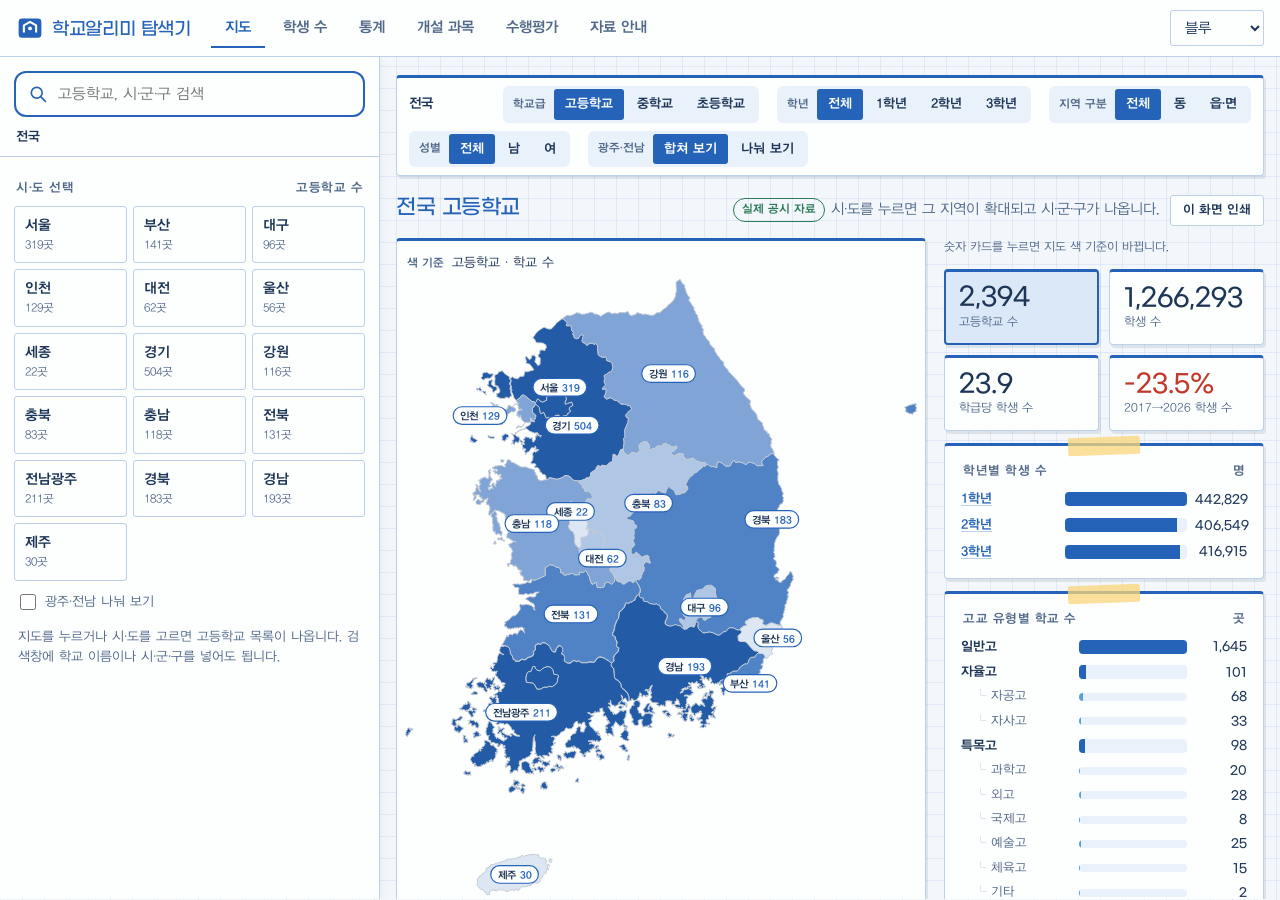
<file: index.html>
<!doctype html>
<html lang="ko" data-skin="bluememo">
<head>
<meta charset="utf-8">
<meta name="viewport" content="width=device-width, initial-scale=1, viewport-fit=cover">
<title>학교알리미 탐색기</title>
<meta name="description" content="학교알리미 공시 자료로 전국 초·중·고 학생 수와 고등학교별 수행평가 계획, 개설 과목을 지도에서 찾아보는 도구">
<meta property="og:type" content="website">
<meta property="og:title" content="학교알리미 탐색기">
<meta property="og:description" content="전국 학생 수 변화와 고등학교별 수행평가 계획·개설 과목을 지도에서 찾아봅니다. 자료: 학교알리미 공시">
<meta property="og:image" content="icons/icon-512.png">
<meta name="author" content="김진석 (소명여고 교사, EBS 입시정보 대표강사, tedkim0103@naver.com)">
<meta name="theme-color" content="#2c4f8a">
<link rel="manifest" href="manifest.webmanifest">
<link rel="icon" href="icons/icon-192.png" type="image/png">
<link rel="apple-touch-icon" href="icons/apple-touch-icon.png">
<meta name="apple-mobile-web-app-capable" content="yes">
<meta name="mobile-web-app-capable" content="yes">
<meta name="apple-mobile-web-app-title" content="학교알리미 탐색기">
<meta name="apple-mobile-web-app-status-bar-style" content="default">
<link rel="stylesheet" href="assets/themes.css?v=1126-6">
<link rel="stylesheet" href="assets/app.css?v=1126-6">
<script>try{var s=localStorage.getItem('skin');if(s)document.documentElement.dataset.skin=s;}catch(e){}</script>
</head>
<body class="k-page">
<header class="topbar">
  <div class="brand">
    <svg class="brand-mark" viewBox="0 0 32 32" aria-hidden="true"><rect x="3" y="5" width="26" height="22" rx="4" fill="var(--accent)"/><path d="M9 21V13l7-4 7 4v8" fill="none" stroke="var(--accent-ink)" stroke-width="2.4" stroke-linejoin="round"/><circle cx="16" cy="16.5" r="2.2" fill="var(--accent-ink)"/></svg>
    <span class="k-display brand-name">학교알리미 탐색기</span>
    <span class="sample-badge" id="sampleBadge" hidden>이 메뉴는 예시 데이터</span>
  </div>
  <nav class="k-tabs main-tabs" role="tablist" aria-label="보기">
    <button class="k-tab" role="tab" data-view="map" id="tab-map">지도</button>
    <button class="k-tab" role="tab" data-view="students" id="tab-students">학생 수</button>
    <button class="k-tab" role="tab" data-view="stats" id="tab-stats">통계</button>
    <button class="k-tab" role="tab" data-view="curri" id="tab-curri">개설 과목</button>
    <button class="k-tab" role="tab" data-view="assess" id="tab-assess">수행평가</button>
    <button class="k-tab" role="tab" data-view="about" id="tab-about">자료 안내</button>
  </nav>
  <div class="top-actions">
    <button class="k-btn" id="installBtn" type="button" hidden>⤓ 앱 설치</button>
    <label class="skin-pick"><span class="sr">디자인</span>
      <select class="k-select" id="skinSelect" aria-label="디자인 선택">
        <option value="base">기본</option>
        <option value="bluememo">블루</option>
        <option value="spring">핑크</option>
        <option value="slate">슬레이트</option>
        <option value="night">다크</option>
      </select>
    </label>
  </div>
</header>

<div class="shell">
  <!-- 좌측: 지도 앱 형식의 지역·학교 찾기 패널 -->
  <aside class="panel" id="panel" aria-label="지역·학교 찾기">
    <div class="search">
      <svg viewBox="0 0 24 24" aria-hidden="true"><circle cx="10.5" cy="10.5" r="6.5" fill="none" stroke="currentColor" stroke-width="2"/><path d="M15.5 15.5 21 21" stroke="currentColor" stroke-width="2" stroke-linecap="round"/></svg>
      <input class="search-input" id="q" type="search" placeholder="고등학교, 시·군·구 검색" autocomplete="off">
      <button class="search-clear" id="qClear" type="button" aria-label="검색어 지우기" hidden>×</button>
    </div>
    <div class="crumbs" id="crumbs"></div>
    <div class="panel-body" id="panelBody"></div>
    <button class="panel-toggle" id="panelToggle" type="button" aria-expanded="true">목록 접기</button>
  </aside>

  <!-- 우측: 지도와 결과 -->
  <main class="stage" id="stage">
    <section class="view" id="view-map" hidden></section>
    <section class="view" id="view-assess" hidden></section>
    <section class="view" id="view-curri" hidden></section>
    <section class="view" id="view-students" hidden>
      <div class="view-head"><h1 class="k-display">학생 수 변화</h1>
        <span class="k-muted"><span class="real-badge">실제 공시 자료</span> 학교알리미 공개용데이터 · 초·중·고 학생 수를 연도, 지역, 고교 유형, 성별로 비교</span></div>
      <p class="empty k-card" id="st-status">학생 수 자료를 불러오는 중입니다…</p>
      <div class="st" id="st-body" hidden>

  

  <section class="k-card st-panel fp" aria-label="조건 선택">
    <div class="fr"><div class="fl"><b>1</b>학교급</div><div class="fc" id="st-cLevel"></div></div>
    <div class="fr"><div class="fl"><b>2</b>지역</div><div class="fc"><div class="cw" id="st-cSido"></div><div class="sggbox" id="st-cSggBox" hidden><div class="cap" id="st-cSggCap"></div><div class="cw" id="st-cSgg"></div></div></div></div>
    <div class="fr"><div class="fl"><b>3</b>세부</div><div class="fc sub3">
      <div class="sg"><span class="sl">고교 유형</span><div class="cw seg2" id="st-cType"></div></div>
      <div class="sg"><span class="sl">지역 구분</span><div class="cw seg2" id="st-cRural"></div></div>
      <div class="sg"><span class="sl">성별</span><div class="cw seg2" id="st-cGender"></div></div>
    </div></div>
    <div class="fr"><div class="fl"><b>4</b>기간</div><div class="fc"><div class="yrs" id="st-cYear"></div><p class="hint fh">시작 연도 → 끝 연도 순서로 누르세요 · <span id="st-cYearNow"></span></p></div></div>
    <div class="fr last"><div class="fl"><b>5</b>보기</div><div class="fc sub3">
      <div class="sg"><span class="sl">비교 기준</span><div class="cw seg2" id="st-cGroup"></div></div>
      <div class="sg"><span class="sl">보는 값</span><div class="cw seg2" id="st-cMetric"></div></div>
      <div class="sg"><span class="sl">그래프</span><div class="cw seg2" role="group" aria-label="그래프 종류"><button type="button" class="ch" id="st-bLine" aria-pressed="true">선</button><button type="button" class="ch" id="st-bBar" aria-pressed="false">막대</button></div>
        <label class="chk" for="st-fZero"><input type="checkbox" id="st-fZero" checked>0부터</label></div>
    </div></div>
    <p class="hint" id="st-hint"></p>
    <div hidden>
      <select id="st-fLevel"></select><select id="st-fSido"></select><select id="st-fSgg"></select><select id="st-fType"></select><select id="st-fRural"></select>
      <select id="st-fGender"></select><select id="st-fFrom"></select><select id="st-fTo"></select><select id="st-fGroup"></select><select id="st-fMetric"></select>
    </div>
  </section>

  <section class="tiles" id="st-tiles" aria-label="요약"></section>

  <section class="k-card st-panel" aria-label="그래프">
    <div class="ctitle"><h2 id="st-cTitle"></h2><span class="hint" id="st-cUnit"></span></div>
    <ul class="st-legend" id="st-legend"></ul>
    <div id="st-chartBox"></div>
  </section>

  <section class="k-card st-panel" aria-label="표">
    <div class="ctitle"><h2 id="st-tTitle"></h2><span class="hint" id="st-tNote"></span></div>
    <div class="tablewrap"><table id="st-tbl"></table></div>
  </section>

  <section class="k-card st-panel" aria-label="고등학교 목록">
    <div class="ctitle"><h2 id="st-hTitle">고등학교별 학년 현황</h2><span class="hint" id="st-hNote"></span><button type="button" class="k-btn" id="st-hDown" hidden>엑셀로 내려받기</button></div>
    <div id="st-hBody"></div>
  </section>

  <section class="note">
    <p>자료: 학교알리미(schoolinfo.go.kr) 공개용데이터 성별 학생수, 2017~2026년 공시. 공시 제외 학교는 뺐습니다.</p>
    <p>지역 구분은 학교 주소에 읍·면이 있으면 "읍면"으로 본 추정값이며, 실제 농어촌학교 지정과 다를 수 있습니다. 현재 주소 기준이라 폐교된 학교는 "미상"입니다.</p>
    <p>광주와 전남은 자료에서 "전남광주통합특별시"로 합쳐져 있습니다. 둘을 나누려면 시군구로 구분하세요. 마이스터고는 별도 목록과 학교명으로 맞췄고, 종합고는 일반고에 들어 있습니다.</p>
  </section>

      </div>
    </section>
    <section class="view" id="view-stats" hidden></section>
    <section class="view" id="view-about" hidden></section>
  </main>
</div>

<div class="sheet" id="sheet" hidden>
  <div class="sheet-card k-card" role="dialog" aria-modal="true" aria-labelledby="sheetTitle">
    <button class="sheet-close" id="sheetClose" type="button" aria-label="닫기">×</button>
    <div id="sheetBody"></div>
  </div>
</div>
<div class="toast" id="toast" role="status" aria-live="polite" hidden></div>
<div class="tip" id="tip" hidden></div>

<script src="assets/korea-map.js?v=1126-6"></script>
<script src="assets/xlsx-lite.js?v=1126-6"></script>
<script src="assets/students.js?v=1126-6"></script>
<script src="assets/app.js?v=1126-6"></script>
</body>
</html>
</file>
<file: assets/themes.css>
/* 학교알리미 탐색기 · 테마 키트 v2 (2026-11-11)
   글꼴: 제목·숫자 = G마켓 산스(Medium), 본문 = 학교안심 바른돋움(R·B) — 이 파일 옆 fonts/ 폴더에 글꼴 파일을 함께 둘 것
   사용: <html data-skin="bluememo">(블루) | spring(핑크) | night(다크) | slate(슬레이트) | base(기본)  — data-mode="dark|light"로 밝기 강제 가능 */
@font-face { font-family: 'Gmarket Sans'; src: local('Gmarket Sans Medium'), local('GmarketSansMedium'), url('fonts/GmarketSansMedium.woff') format('woff'); font-weight: 500; font-style: normal; font-display: swap; }
@font-face { font-family: 'Hakgyoansim Bareondotum'; src: local('학교안심 바른돋움 R'), local('Hakgyoansim Bareondotum R'), url('fonts/HakgyoansimBareondotumR.woff2') format('woff2'); font-weight: 400; font-style: normal; font-display: swap; }
@font-face { font-family: 'Hakgyoansim Bareondotum'; src: local('학교안심 바른돋움 B'), local('Hakgyoansim Bareondotum B'), url('fonts/HakgyoansimBareondotumB.woff2') format('woff2'); font-weight: 700; font-style: normal; font-display: swap; }
:root {
  --font-body: 'Hakgyoansim Bareondotum', '학교안심 바른돋움', 'Apple SD Gothic Neo', 'Malgun Gothic', sans-serif;
  --font-mono: 'Gmarket Sans', 'Hakgyoansim Bareondotum', 'Apple SD Gothic Neo', 'Malgun Gothic', sans-serif;
  --bg: #f5f6f8;
  --bg-image: none;
  --surface: #ffffff;
  --surface-2: #eef1f5;
  --ink: #1b2330;
  --ink-soft: #5a6474;
  --line: #d9dee6;
  --accent: #2c4f8a;
  --accent-soft: #e3eaf6;
  --accent-ink: #ffffff;
  --good: #2f7d4f;
  --warn: #b26a00;
  --bad: #b3261e;
  --c1: #2c4f8a;
  --c2: #3f8fa6;
  --c3: #c9822b;
  --c4: #7a5aa6;
  --c5: #4f8a3a;
  --c6: #b2546a;
  --c7: #8a7a3a;
  --c8: #7d8794;
  --radius: 10px;
  --radius-sm: 6px;
  --shadow: 0 1px 2px rgba(20,30,50,.06), 0 2px 8px rgba(20,30,50,.05);
  --font-display: 'Gmarket Sans', 'Hakgyoansim Bareondotum', 'Apple SD Gothic Neo', 'Malgun Gothic', sans-serif;
  --display-weight: 500;
  --card-border: 1px solid var(--line);
  color-scheme: light;
}
:root[data-skin="bluememo"] {
  --bg: #f3f7fc;
  --bg-image: linear-gradient(rgba(74,124,196,.11) 1px, transparent 1px), linear-gradient(90deg, rgba(74,124,196,.11) 1px, transparent 1px);
  --surface: #fdfefe;
  --surface-2: #e9f1fb;
  --ink: #1d3557;
  --ink-soft: #52698a;
  --line: #bcd0ea;
  --accent: #2563b8;
  --accent-soft: #dbe8f8;
  --accent-ink: #ffffff;
  --good: #2c7a57;
  --warn: #b5680c;
  --bad: #c0392b;
  --c1: #2563b8;
  --c2: #5aa0d8;
  --c3: #e0a228;
  --c4: #1d3557;
  --c5: #7fb8a4;
  --c6: #d9706a;
  --c7: #8d7cc0;
  --c8: #8a97a8;
  --radius: 4px;
  --radius-sm: 3px;
  --shadow: 2px 3px 0 rgba(29,53,87,.10);
  --font-display: 'Gmarket Sans', 'Hakgyoansim Bareondotum', 'Apple SD Gothic Neo', 'Malgun Gothic', sans-serif;
  --display-weight: 500;
  --card-border: 1px solid var(--line);
  --tape: rgba(250,214,120,.75);
  color-scheme: light;
}
:root[data-skin="spring"] {
  --bg: #fdf7f9;
  --bg-image: radial-gradient(circle at 8% 12%, rgba(255,192,214,.35), transparent 32%), radial-gradient(circle at 92% 8%, rgba(196,214,255,.35), transparent 30%), radial-gradient(circle at 85% 92%, rgba(190,236,214,.35), transparent 34%);
  --surface: #ffffff;
  --surface-2: #fbeef3;
  --ink: #3d3346;
  --ink-soft: #7a6c85;
  --line: #efdfe8;
  --accent: #a33f73;
  --accent-soft: #fde4ee;
  --accent-ink: #ffffff;
  --good: #3f8f6b;
  --warn: #b8742a;
  --bad: #c2453f;
  --c1: #e889ad;
  --c2: #9fb6ef;
  --c3: #86cfae;
  --c4: #c4a3e6;
  --c5: #f3c27a;
  --c6: #7cc3d6;
  --c7: #e2a48c;
  --c8: #a99fb3;
  --radius: 20px;
  --radius-sm: 999px;
  --shadow: 0 6px 20px rgba(194,88,138,.10);
  --font-display: 'Gmarket Sans', 'Hakgyoansim Bareondotum', 'Apple SD Gothic Neo', 'Malgun Gothic', sans-serif;
  --display-weight: 500;
  --card-border: 1px solid var(--line);
  color-scheme: light;
}
:root[data-skin="slate"] {
  --bg: #eef2f7;
  --bg-image: none;
  --surface: #ffffff;
  --surface-2: #f1f5f9;
  --ink: #0f172a;
  --ink-soft: #5b6b82;
  --line: #dfe5ee;
  --accent: #1d4ed8;
  --accent-soft: #e8efff;
  --accent-ink: #ffffff;
  --good: #047857;
  --warn: #b45309;
  --bad: #b91c1c;
  --c1: #1d4ed8;
  --c2: #0d9488;
  --c3: #b45309;
  --c4: #5b21b6;
  --c5: #047857;
  --c6: #be123c;
  --c7: #7c8aa0;
  --c8: #94a3b8;
  --radius: 12px;
  --radius-sm: 7px;
  --shadow: 0 1px 2px rgba(15,23,42,.06), 0 1px 3px rgba(15,23,42,.05);
  --font-display: 'Gmarket Sans', 'Hakgyoansim Bareondotum', 'Apple SD Gothic Neo', 'Malgun Gothic', sans-serif;
  --display-weight: 500;
  --card-border: 1px solid var(--line);
  color-scheme: light;
}
:root[data-skin="night"] {
  --bg: #12161d;
  --bg-image: none;
  --surface: #1a2029;
  --surface-2: #222a35;
  --ink: #e6eaf0;
  --ink-soft: #9aa5b5;
  --line: #2e3744;
  --accent: #8fb0ea;
  --accent-soft: #24324a;
  --accent-ink: #0e1522;
  --good: #6cc28f;
  --warn: #e0a64a;
  --bad: #ef7d75;
  --c1: #8fb0ea;
  --c2: #6cc0d4;
  --c3: #e3a957;
  --c4: #b39ae0;
  --c5: #8cc56f;
  --c6: #e08ea2;
  --c7: #d4b567;
  --c8: #9aa8b2;
  --radius: 10px;
  --radius-sm: 6px;
  --shadow: 0 1px 2px rgba(0,0,0,.4);
  --font-display: 'Gmarket Sans', 'Hakgyoansim Bareondotum', 'Apple SD Gothic Neo', 'Malgun Gothic', sans-serif;
  --display-weight: 500;
  --card-border: 1px solid var(--line);
  color-scheme: dark;
}
@media (prefers-color-scheme: dark) {
:root:not([data-skin="bluememo"]):not([data-skin="spring"]):not([data-skin="night"]):not([data-skin="slate"]):not([data-theme="light"]):not([data-mode="light"]) {
  --bg: #12161d;
  --bg-image: none;
  --surface: #1a2029;
  --surface-2: #222a35;
  --ink: #e6eaf0;
  --ink-soft: #9aa5b5;
  --line: #2e3744;
  --accent: #8fb0ea;
  --accent-soft: #24324a;
  --accent-ink: #0e1522;
  --good: #6cc28f;
  --warn: #e0a64a;
  --bad: #ef7d75;
  --c1: #8fb0ea;
  --c2: #6cc0d4;
  --c3: #e3a957;
  --c4: #b39ae0;
  --c5: #8cc56f;
  --c6: #e08ea2;
  --c7: #d4b567;
  --c8: #9aa8b2;
  --shadow: 0 1px 2px rgba(0,0,0,.4);
  color-scheme: dark;
}
}
:root:not([data-skin="bluememo"]):not([data-skin="spring"]):not([data-skin="night"]):not([data-skin="slate"])[data-theme="dark"]:not([data-mode="light"]), :root:not([data-skin="bluememo"]):not([data-skin="spring"]):not([data-skin="night"]):not([data-skin="slate"])[data-mode="dark"] {
  --bg: #12161d;
  --bg-image: none;
  --surface: #1a2029;
  --surface-2: #222a35;
  --ink: #e6eaf0;
  --ink-soft: #9aa5b5;
  --line: #2e3744;
  --accent: #8fb0ea;
  --accent-soft: #24324a;
  --accent-ink: #0e1522;
  --good: #6cc28f;
  --warn: #e0a64a;
  --bad: #ef7d75;
  --c1: #8fb0ea;
  --c2: #6cc0d4;
  --c3: #e3a957;
  --c4: #b39ae0;
  --c5: #8cc56f;
  --c6: #e08ea2;
  --c7: #d4b567;
  --c8: #9aa8b2;
  --shadow: 0 1px 2px rgba(0,0,0,.4);
  color-scheme: dark;
}
@media (prefers-color-scheme: dark) {
:root[data-skin="bluememo"]:not([data-theme="light"]):not([data-mode="light"]) {
  --bg: #0f1a2b;
  --bg-image: linear-gradient(rgba(120,170,235,.08) 1px, transparent 1px), linear-gradient(90deg, rgba(120,170,235,.08) 1px, transparent 1px);
  --surface: #152338;
  --surface-2: #1b2d47;
  --ink: #e3edfa;
  --ink-soft: #9db4d3;
  --line: #2b4466;
  --accent: #7fb2f0;
  --accent-soft: #1f3656;
  --accent-ink: #0b1626;
  --good: #6fcf9e;
  --warn: #f0b45a;
  --bad: #f08a80;
  --c1: #7fb2f0;
  --c2: #9fd0f2;
  --c3: #f0c25a;
  --c4: #c9dbf3;
  --c5: #8fd0b8;
  --c6: #f09a92;
  --c7: #b9a8e6;
  --c8: #a3b2c4;
  --shadow: 2px 3px 0 rgba(0,0,0,.35);
  --tape: rgba(240,194,90,.45);
  color-scheme: dark;
}
}
:root[data-skin="bluememo"][data-theme="dark"]:not([data-mode="light"]), :root[data-skin="bluememo"][data-mode="dark"] {
  --bg: #0f1a2b;
  --bg-image: linear-gradient(rgba(120,170,235,.08) 1px, transparent 1px), linear-gradient(90deg, rgba(120,170,235,.08) 1px, transparent 1px);
  --surface: #152338;
  --surface-2: #1b2d47;
  --ink: #e3edfa;
  --ink-soft: #9db4d3;
  --line: #2b4466;
  --accent: #7fb2f0;
  --accent-soft: #1f3656;
  --accent-ink: #0b1626;
  --good: #6fcf9e;
  --warn: #f0b45a;
  --bad: #f08a80;
  --c1: #7fb2f0;
  --c2: #9fd0f2;
  --c3: #f0c25a;
  --c4: #c9dbf3;
  --c5: #8fd0b8;
  --c6: #f09a92;
  --c7: #b9a8e6;
  --c8: #a3b2c4;
  --shadow: 2px 3px 0 rgba(0,0,0,.35);
  --tape: rgba(240,194,90,.45);
  color-scheme: dark;
}
@media (prefers-color-scheme: dark) {
:root[data-skin="spring"]:not([data-theme="light"]):not([data-mode="light"]) {
  --bg: #1c1720;
  --bg-image: radial-gradient(circle at 8% 12%, rgba(232,137,173,.14), transparent 32%), radial-gradient(circle at 92% 8%, rgba(159,182,239,.12), transparent 30%), radial-gradient(circle at 85% 92%, rgba(134,207,174,.10), transparent 34%);
  --surface: #26202b;
  --surface-2: #30283a;
  --ink: #f3e9f0;
  --ink-soft: #bcaac2;
  --line: #3d3346;
  --accent: #f19cc0;
  --accent-soft: #45293a;
  --accent-ink: #24121c;
  --good: #86d8b0;
  --warn: #f2c27e;
  --bad: #f39a94;
  --c1: #f19cc0;
  --c2: #adc2f5;
  --c3: #94dcbb;
  --c4: #d2b4f0;
  --c5: #f5cd8f;
  --c6: #8fd0e2;
  --c7: #eab7a2;
  --c8: #b5aabd;
  --shadow: 0 6px 20px rgba(0,0,0,.35);
  color-scheme: dark;
}
}
:root[data-skin="spring"][data-theme="dark"]:not([data-mode="light"]), :root[data-skin="spring"][data-mode="dark"] {
  --bg: #1c1720;
  --bg-image: radial-gradient(circle at 8% 12%, rgba(232,137,173,.14), transparent 32%), radial-gradient(circle at 92% 8%, rgba(159,182,239,.12), transparent 30%), radial-gradient(circle at 85% 92%, rgba(134,207,174,.10), transparent 34%);
  --surface: #26202b;
  --surface-2: #30283a;
  --ink: #f3e9f0;
  --ink-soft: #bcaac2;
  --line: #3d3346;
  --accent: #f19cc0;
  --accent-soft: #45293a;
  --accent-ink: #24121c;
  --good: #86d8b0;
  --warn: #f2c27e;
  --bad: #f39a94;
  --c1: #f19cc0;
  --c2: #adc2f5;
  --c3: #94dcbb;
  --c4: #d2b4f0;
  --c5: #f5cd8f;
  --c6: #8fd0e2;
  --c7: #eab7a2;
  --c8: #b5aabd;
  --shadow: 0 6px 20px rgba(0,0,0,.35);
  color-scheme: dark;
}
@media (prefers-color-scheme: dark) {
:root[data-skin="slate"]:not([data-theme="light"]):not([data-mode="light"]) {
  --bg: #0f172a;
  --bg-image: none;
  --surface: #1e293b;
  --surface-2: #273449;
  --ink: #f1f5f9;
  --ink-soft: #94a3b8;
  --line: #334155;
  --accent: #93c5fd;
  --accent-soft: #1d2b47;
  --accent-ink: #0f172a;
  --good: #6ee7b7;
  --warn: #fcd34d;
  --bad: #fca5a5;
  --c1: #93c5fd;
  --c2: #5eead4;
  --c3: #fcd34d;
  --c4: #c4b5fd;
  --c5: #6ee7b7;
  --c6: #fda4af;
  --c7: #cbd5e1;
  --c8: #94a3b8;
  --shadow: 0 1px 2px rgba(0,0,0,.4);
  color-scheme: dark;
}
}
:root[data-skin="slate"][data-theme="dark"]:not([data-mode="light"]), :root[data-skin="slate"][data-mode="dark"] {
  --bg: #0f172a;
  --bg-image: none;
  --surface: #1e293b;
  --surface-2: #273449;
  --ink: #f1f5f9;
  --ink-soft: #94a3b8;
  --line: #334155;
  --accent: #93c5fd;
  --accent-soft: #1d2b47;
  --accent-ink: #0f172a;
  --good: #6ee7b7;
  --warn: #fcd34d;
  --bad: #fca5a5;
  --c1: #93c5fd;
  --c2: #5eead4;
  --c3: #fcd34d;
  --c4: #c4b5fd;
  --c5: #6ee7b7;
  --c6: #fda4af;
  --c7: #cbd5e1;
  --c8: #94a3b8;
  --shadow: 0 1px 2px rgba(0,0,0,.4);
  color-scheme: dark;
}

/* ── 공통 바탕 ── */
.k-page { background-color: var(--bg); background-image: var(--bg-image); color: var(--ink); font-family: var(--font-body); }
:root[data-skin="bluememo"] .k-page { background-size: 22px 22px; }
.k-display { font-family: var(--font-display); font-weight: var(--display-weight); letter-spacing: -.02em; text-wrap: balance; }
:root[data-skin="bluememo"] .k-display { color: var(--accent); }
.k-mono, .k-num { font-family: var(--font-mono); font-weight: 500; font-variant-numeric: tabular-nums; }
.k-muted { color: var(--ink-soft); }

/* ── 카드 ── */
.k-card { background: var(--surface); border: var(--card-border); border-radius: var(--radius); box-shadow: var(--shadow); padding: 16px; position: relative; min-width: 0; }
:root[data-skin="bluememo"] .k-card.k-memo::before { content: ""; position: absolute; top: -9px; left: 50%; width: 72px; height: 18px; transform: translateX(-50%) rotate(-2deg); background: var(--tape); border-radius: 2px; }
:root[data-skin="bluememo"] .k-card { border-top: 3px solid var(--accent); }
:root[data-skin="spring"] .k-card { border: 1px solid var(--line); }

/* ── 칩·버튼·탭 ── */
.k-chip { display: inline-flex; align-items: center; gap: 4px; padding: 3px 10px; border-radius: var(--radius-sm); background: var(--accent-soft); color: var(--accent); font-size: 12.5px; font-weight: 600; white-space: nowrap; border: 1px solid transparent; }
.k-chip.is-off { background: transparent; color: var(--ink-soft); border-color: var(--line); }
.k-btn { font: inherit; font-weight: 600; cursor: pointer; padding: 7px 14px; border-radius: var(--radius-sm); border: 1px solid var(--line); background: var(--surface); color: var(--ink); }
.k-btn:hover { border-color: var(--accent); color: var(--accent); }
.k-btn.k-primary { background: var(--accent); color: var(--accent-ink); border-color: var(--accent); }
.k-btn:focus-visible, .k-tab:focus-visible, .k-chip:focus-visible { outline: 2px solid var(--accent); outline-offset: 2px; }
.k-tabs { display: flex; gap: 4px; flex-wrap: wrap; }
.k-tab { font: inherit; cursor: pointer; padding: 8px 14px; border: 0; background: transparent; color: var(--ink-soft); border-bottom: 2px solid transparent; font-weight: 600; }
.k-tab[aria-selected="true"] { color: var(--accent); border-bottom-color: var(--accent); }
:root[data-skin="spring"] .k-tab { border-radius: 999px; border-bottom: 0; }
:root[data-skin="spring"] .k-tab[aria-selected="true"] { background: var(--accent-soft); }

/* ── 표 ── */
.k-table-wrap { overflow-x: auto; }
.k-table { width: 100%; border-collapse: collapse; font-size: 13.5px; }
.k-table th { text-align: left; font-weight: 600; color: var(--ink-soft); background: var(--surface-2); padding: 8px 10px; border-bottom: 1px solid var(--line); white-space: nowrap; }
.k-table td { padding: 8px 10px; border-bottom: 1px solid var(--line); vertical-align: top; }
.k-table td.k-num, .k-table th.k-num { text-align: right; }
:root[data-skin="bluememo"] .k-table th { background: var(--accent); color: var(--accent-ink); }
:root[data-skin="spring"] .k-table th:first-child { border-top-left-radius: 12px; }
:root[data-skin="spring"] .k-table th:last-child { border-top-right-radius: 12px; }

/* ── 입력 ── */
.k-input, .k-select { font: inherit; padding: 8px 10px; border: 1px solid var(--line); border-radius: var(--radius-sm); background: var(--surface); color: var(--ink); min-width: 0; }
:root[data-skin="spring"] .k-select, :root[data-skin="spring"] .k-input { border-radius: 14px; }
.k-input:focus, .k-select:focus { outline: 2px solid var(--accent-soft); border-color: var(--accent); }

/* ── 상태 표시 ── */
.k-good { color: var(--good); } .k-warn { color: var(--warn); } .k-bad { color: var(--bad); }
.k-bar { height: 8px; border-radius: 99px; background: var(--surface-2); overflow: hidden; }
.k-bar > i { display: block; height: 100%; background: var(--accent); border-radius: inherit; }
</file>
<file: assets/app.css>
/* 학교알리미 탐색기 · 화면 배치 (색·글꼴은 themes.css 토큰만 사용) */
* { box-sizing: border-box; }
[hidden] { display: none !important; }
html, body { height: 100%; }
body { margin: 0; font-size: 14.5px; line-height: 1.55; }
.sr { position: absolute; width: 1px; height: 1px; overflow: hidden; clip: rect(0 0 0 0); }
button { font: inherit; }

/* 상단 막대 */
.topbar { position: sticky; top: env(safe-area-inset-top, 0px); z-index: 20; display: flex; align-items: center; gap: 12px 20px; flex-wrap: wrap;
  padding-block: 8px; padding-left: max(16px, env(safe-area-inset-left, 0px)); padding-right: max(16px, env(safe-area-inset-right, 0px));
  background: var(--surface); border-bottom: 1px solid var(--line); }
.brand { display: flex; align-items: center; gap: 8px; }
.brand-mark { width: 28px; height: 28px; }
.brand-name { font-size: 19px; color: var(--ink); white-space: nowrap; }
.sample-badge { font-size: 11.5px; font-weight: 700; padding: 2px 8px; border-radius: 99px; background: var(--surface-2); color: var(--warn); border: 1px dashed var(--warn); }
.main-tabs { flex: 1; min-width: 0; }
.top-actions { display: flex; gap: 8px; align-items: center; margin-left: auto; }

/* 본문 2단: 좌측 패널 + 우측 무대 */
.shell { display: grid; grid-template-columns: minmax(300px, 380px) 1fr; height: calc(100% - 58px); min-height: 520px; }
.panel { position: relative; display: flex; flex-direction: column; min-width: 0; background: var(--surface); border-right: 1px solid var(--line); box-shadow: 2px 0 10px rgba(0,0,0,.04); z-index: 5; }
.stage { min-width: 0; overflow: auto; padding-block: 18px 40px; padding-left: max(16px, env(safe-area-inset-left, 0px)); padding-right: max(16px, env(safe-area-inset-right, 0px)); }

/* 검색창 (지도 앱식 둥근 검색 막대) */
.search { margin: 14px 14px 6px; display: flex; align-items: center; gap: 8px; padding: 0 12px; height: 46px; border: 2px solid var(--accent); border-radius: 12px; background: var(--surface); color: var(--accent); }
:root[data-skin="spring"] .search { border-radius: 999px; }
.search svg { width: 20px; height: 20px; flex: none; }
.search-input { flex: 1; min-width: 0; border: 0; outline: 0; background: transparent; color: var(--ink); font: inherit; font-size: 15px; }
.search-clear { border: 0; background: var(--surface-2); color: var(--ink-soft); width: 24px; height: 24px; border-radius: 50%; cursor: pointer; }
.crumbs { display: flex; flex-wrap: wrap; align-items: center; gap: 4px; padding: 4px 16px 8px; font-size: 13px; color: var(--ink-soft); border-bottom: 1px solid var(--line); }
.crumbs button { border: 0; background: none; color: var(--accent); cursor: pointer; padding: 2px 2px; font-weight: 600; }
.crumbs .here { color: var(--ink); font-weight: 700; }
.panel-body { flex: 1; overflow: auto; padding: 10px 14px 70px; }
.panel-toggle { display: none; }

.p-h { font-size: 12.5px; font-weight: 700; color: var(--ink-soft); letter-spacing: .04em; margin: 12px 2px 8px; display: flex; justify-content: space-between; }
.region-grid { display: grid; grid-template-columns: repeat(3, 1fr); gap: 6px; }
.region-btn { display: flex; flex-direction: column; align-items: flex-start; gap: 0; padding: 8px 10px; border: 1px solid var(--line); background: var(--surface); color: var(--ink); border-radius: var(--radius-sm); cursor: pointer; text-align: left; }
:root[data-skin="spring"] .region-btn { border-radius: 14px; }
.region-btn:hover, .region-btn.is-hot { border-color: var(--accent); background: var(--accent-soft); }
.region-btn b { font-size: 14px; }
.region-btn small { font-size: 11.5px; color: var(--ink-soft); }
.sgg-list { display: flex; flex-wrap: wrap; gap: 6px; }
.school-list { display: flex; flex-direction: column; }
.school-item { display: grid; grid-template-columns: 1fr auto; gap: 2px 10px; padding: 12px 4px; border-bottom: 1px solid var(--line); cursor: pointer; background: none; border-left: 0; border-right: 0; border-top: 0; text-align: left; color: var(--ink); }
.school-item:hover { background: var(--surface-2); }
.school-item .nm { font-weight: 700; font-size: 15px; color: var(--accent); }
.school-item .meta { grid-column: 1 / -1; font-size: 12.5px; color: var(--ink-soft); }
.school-item .cnt { font-size: 12px; color: var(--ink-soft); align-self: center; }
.empty { padding: 24px 8px; color: var(--ink-soft); text-align: center; }

/* 지도 */
.map-wrap { display: grid; grid-template-columns: minmax(0, 1fr) minmax(240px, 320px); gap: 18px; align-items: start; }
.map-box { position: relative; padding: 8px; }
.map-svg { width: 100%; height: auto; max-height: calc(100vh - 230px); display: block; }
.map-svg path { fill: var(--surface-2); stroke: var(--surface); stroke-width: 1.2; cursor: pointer; transition: fill .15s; }
.map-svg path:hover { stroke: var(--ink); stroke-width: 1.6; }
.map-svg path.is-on { stroke: var(--accent); stroke-width: 2.4; }
.map-svg .pin { pointer-events: none; }
.map-svg .pin rect { fill: var(--surface); stroke: var(--accent); stroke-width: 1.2; }
.map-svg .pin text { fill: var(--ink); font-size: 10.5px; font-weight: 700; font-family: var(--font-body); }
.map-svg .pin text.n { fill: var(--accent); }
.legend { display: flex; align-items: center; gap: 8px; font-size: 12px; color: var(--ink-soft); flex-wrap: wrap; }
.legend .ramp { display: flex; } .legend .ramp i { width: 22px; height: 10px; display: block; }
.metric-pick { display: flex; gap: 6px; flex-wrap: wrap; margin-bottom: 8px; }

.kpis { display: grid; grid-template-columns: repeat(2, 1fr); gap: 10px; }
.kpi { padding: 12px 14px; }
.kpi .v { font-size: 26px; font-weight: 700; font-family: var(--font-mono); color: var(--ink); line-height: 1.1; }
.kpi .l { font-size: 12px; color: var(--ink-soft); }
.side-stack { display: flex; flex-direction: column; gap: 12px; }

/* 필터 막대 */
.view-head { display: flex; align-items: baseline; justify-content: space-between; gap: 8px 16px; flex-wrap: wrap; margin-bottom: 12px; }
.view-head h1 { margin: 0; font-size: 22px; }
.filters { display: flex; flex-wrap: wrap; gap: 8px; align-items: center; padding: 12px; margin-bottom: 12px; }
.filters .k-select { max-width: 100%; }
.chip-row { display: flex; flex-wrap: wrap; gap: 6px; align-items: center; }
.chip-row .lbl { font-size: 12px; color: var(--ink-soft); margin-right: 4px; font-weight: 600; }
button.k-chip { cursor: pointer; }
.toolbar { display: flex; gap: 8px; flex-wrap: wrap; align-items: center; margin: 4px 0 12px; }
.toolbar .count { font-weight: 700; margin-right: auto; }
.toolbar .count b { color: var(--accent); font-family: var(--font-mono); }

/* 결과 카드 */
.cards { display: grid; grid-template-columns: repeat(auto-fill, minmax(290px, 1fr)); gap: 14px; }
.a-card { display: flex; flex-direction: column; gap: 8px; }
.a-card h3 { margin: 0; font-size: 16px; }
.a-card .sch { font-size: 12.5px; color: var(--ink-soft); }
.a-card .sch button { border: 0; background: none; padding: 0; color: var(--accent); cursor: pointer; font-weight: 600; font-size: inherit; }
.ratio-line { display: flex; align-items: center; gap: 8px; font-size: 12.5px; }
.ratio-line .k-bar { flex: 1; }
.ratio-line b { font-family: var(--font-mono); min-width: 40px; text-align: right; }
.areas { list-style: none; margin: 0; padding: 0; display: flex; flex-direction: column; gap: 6px; }
.areas li { display: grid; grid-template-columns: 1fr auto; gap: 2px 8px; font-size: 13.5px; padding: 6px 8px; background: var(--surface-2); border-radius: var(--radius-sm); }
:root[data-skin="spring"] .areas li { border-radius: 12px; }
.areas li span.r { font-family: var(--font-mono); font-weight: 600; color: var(--accent); }
.areas li small { grid-column: 1 / -1; color: var(--ink-soft); }
.tags { display: flex; flex-wrap: wrap; gap: 4px; }
.ev { display: inline-flex; gap: 2px; } .ev i { width: 8px; height: 8px; border-radius: 50%; background: var(--line); display: block; } .ev i.on { background: var(--good); }
.foot { display: flex; justify-content: space-between; gap: 8px; font-size: 12px; color: var(--ink-soft); border-top: 1px dashed var(--line); padding-top: 8px; margin-top: auto; }
.more { margin: 16px auto 0; display: block; }

/* 개설 과목 매트릭스 */
.preset-row { display: flex; flex-wrap: wrap; gap: 6px; margin-bottom: 10px; }
.subj-pick { display: flex; flex-direction: column; gap: 8px; }
.subj-pick details { border: 1px solid var(--line); border-radius: var(--radius); padding: 6px 10px; background: var(--surface); }
.subj-pick summary { cursor: pointer; font-weight: 700; }
.subj-pick .chip-row { padding: 8px 0 4px; }
.mx td.c { text-align: center; font-size: 15px; }
.mx .o { color: var(--good); font-weight: 700; } .mx .h { color: var(--warn); font-weight: 700; } .mx .x { color: var(--line); }
.mx th.s { writing-mode: horizontal-tb; white-space: normal; min-width: 64px; font-size: 12px; text-align: center; }
.mx td.nm button { border: 0; background: none; padding: 0; color: var(--accent); font-weight: 700; cursor: pointer; text-align: left; }
.mx tr.all td { background: var(--accent-soft); }
.key { display: flex; gap: 14px; flex-wrap: wrap; font-size: 12.5px; color: var(--ink-soft); margin: 8px 0; }

/* 통계 */
.stat-grid { display: grid; grid-template-columns: repeat(auto-fit, minmax(320px, 1fr)); gap: 14px; }
.stat-grid h2 { margin: 0 0 8px; font-size: 16px; }
.hbar { display: grid; grid-template-columns: 96px 1fr 52px; gap: 6px 8px; align-items: center; font-size: 13px; }
.hbar .bar { height: 14px; background: var(--surface-2); border-radius: 4px; overflow: hidden; }
.hbar .bar i { display: block; height: 100%; }
.hbar .val { font-family: var(--font-mono); text-align: right; font-size: 12.5px; }
.chart svg { width: 100%; height: auto; display: block; }
.chart text { fill: var(--ink-soft); font-size: 11px; font-family: var(--font-body); }
.chart .grid line { stroke: var(--line); }

/* 자료 안내 */
.about { max-width: 860px; display: flex; flex-direction: column; gap: 14px; }
.about h2 { margin: 0 0 6px; font-size: 17px; }
.about ol, .about ul { margin: 6px 0 0; padding-left: 20px; }
.about li { margin: 4px 0; }
.about p { margin: 6px 0; max-width: 68ch; }

/* 학교 상세 시트 */
.sheet { position: fixed; inset: 0; z-index: 50; background: rgba(10,20,35,.35); display: flex; justify-content: flex-end; }
.sheet-card { width: min(560px, 100%); height: 100%; overflow: auto; border-radius: 0; padding: 22px max(20px, env(safe-area-inset-right, 0px)) 40px 20px; }
.sheet-close { position: absolute; top: 12px; right: max(12px, env(safe-area-inset-right, 0px)); width: 34px; height: 34px; border-radius: 50%; border: 1px solid var(--line); background: var(--surface); color: var(--ink); font-size: 20px; cursor: pointer; }
.sheet h2 { margin: 0 40px 4px 0; font-size: 22px; }
.sheet h3 { margin: 18px 0 8px; font-size: 15px; }
.kind-block { margin-bottom: 8px; }
.kind-block b { display: inline-block; min-width: 64px; font-size: 12.5px; color: var(--ink-soft); }

/* 알림·말풍선 */
.toast { position: fixed; left: 50%; bottom: calc(24px + env(safe-area-inset-bottom, 0px)); transform: translateX(-50%); z-index: 60; background: var(--ink); color: var(--surface); padding: 10px 16px; border-radius: 10px; font-weight: 600; }
.tip { position: fixed; z-index: 70; pointer-events: none; background: var(--ink); color: var(--surface); padding: 6px 10px; border-radius: 8px; font-size: 12.5px; max-width: 240px; }
.install-steps { margin: 8px 0 0; padding-left: 20px; } .install-steps li { margin: 6px 0; }

/* 좁은 화면: 패널을 위로, 접을 수 있게 */
@media (max-width: 880px) {
  .shell { display: block; height: auto; }
  .panel { border-right: 0; border-bottom: 1px solid var(--line); max-height: 62vh; }
  .panel.is-folded { max-height: 118px; overflow: hidden; }
  .panel-body { padding-bottom: 56px; }
  .panel-toggle { display: block; position: absolute; left: 50%; bottom: 8px; transform: translateX(-50%); border: 1px solid var(--line); background: var(--surface); color: var(--ink-soft); border-radius: 99px; padding: 4px 14px; font-size: 12.5px; cursor: pointer; }
  .map-wrap { grid-template-columns: 1fr; }
  .map-svg { max-height: 70vh; }
  .main-tabs { order: 3; flex-basis: 100%; overflow-x: auto; flex-wrap: nowrap; }
}
@media (max-width: 460px) {
  .region-grid { grid-template-columns: repeat(2, 1fr); }
  .cards { grid-template-columns: 1fr; }
  .hbar { grid-template-columns: 78px 1fr 46px; }
}
@media (prefers-reduced-motion: reduce) { * { transition: none !important; } }

.main-tabs .k-tab { white-space: nowrap; }
a { color: var(--accent); }

/* ───────── 학생 수 변화(.st) — 색은 테마 토큰만 사용 ───────── */
.real-badge { display: inline-block; font-size: 11.5px; font-weight: 700; padding: 2px 8px; border-radius: 99px; border: 1px solid var(--good); color: var(--good); margin-right: 6px; }
.shell.no-panel { grid-template-columns: 1fr; }
.shell.no-panel .panel { display: none; }
.st { max-width: 1320px; display: flex; flex-direction: column; gap: 14px; font-size: 14px; }
.st .hint { color: var(--ink-soft); font-size: 12px; }
.st .tiles { display: grid; grid-template-columns: repeat(4, minmax(0, 1fr)); gap: 12px; }
.st .tile { padding: 12px 14px; min-width: 0; }
.st .tile .k { font-size: 12px; color: var(--ink-soft); }
.st .tile .v { font-family: var(--font-mono); font-size: clamp(18px, 3vw, 25px); font-weight: 500; font-variant-numeric: tabular-nums; margin-top: 4px; overflow-wrap: anywhere; }
.st .up { color: var(--good); } .st .down { color: var(--bad); }
.st .ctitle { display: flex; justify-content: space-between; align-items: baseline; gap: 8px 16px; flex-wrap: wrap; margin-bottom: 8px; }
.st .ctitle h2 { font-family: var(--font-display); font-weight: var(--display-weight); font-size: 16px; margin: 0; }
.st-legend { display: flex; flex-wrap: wrap; gap: 6px 14px; margin: 0 0 6px; padding: 0; list-style: none; }
.st-legend button { font: inherit; font-size: 12.5px; background: none; border: 0; color: var(--ink); cursor: pointer; display: flex; align-items: center; gap: 6px; padding: 2px 0; }
.st-legend .sw { width: 14px; height: 4px; border-radius: 2px; display: inline-block; }
.st-legend button[aria-pressed="false"] { opacity: .38; text-decoration: line-through; }
#st-chartBox { position: relative; width: 100%; min-height: 300px; }
#st-chartBox svg { display: block; width: 100%; height: auto; touch-action: pan-y; }
#st-chartBox svg text { font-family: var(--font-body); }
.st-tip { position: absolute; pointer-events: none; background: var(--surface); color: var(--ink); border: 1px solid var(--line); border-radius: 8px; padding: 8px 10px; font-size: 12px; box-shadow: 0 4px 14px rgba(0,0,0,.14); min-width: 140px; z-index: 2; }
.st-tip b { display: block; margin-bottom: 4px; font-size: 13px; }
.st-tip div { display: flex; justify-content: space-between; gap: 12px; font-variant-numeric: tabular-nums; }
.st-tip i { display: inline-block; width: 8px; height: 8px; border-radius: 50%; margin-right: 5px; }
.st .tablewrap, .st .hs-wrap { overflow: auto; border: 1px solid var(--line); border-radius: 6px; -webkit-overflow-scrolling: touch; overscroll-behavior-x: contain; }
.st .tablewrap { max-height: 520px; } .st .hs-wrap { max-height: 640px; }
.st table { border-collapse: collapse; width: 100%; font-variant-numeric: tabular-nums; font-size: 13px; }
.st th, .st td { padding: 7px 10px; text-align: right; white-space: nowrap; border-bottom: 1px solid var(--line); }
.st th { position: sticky; top: 0; background: var(--surface-2); color: var(--ink); font-weight: 700; z-index: 1; }
.st th:first-child, .st td:first-child { text-align: left; position: sticky; left: 0; background: var(--surface); z-index: 1; }
.st th:first-child { background: var(--surface-2); z-index: 2; }
:root[data-skin="bluememo"] .st th, :root[data-skin="bluememo"] .st th:first-child { background: var(--accent); color: var(--accent-ink); }
.st tr.total td, .st tr.total td:first-child { font-weight: 700; background: var(--accent-soft); }
.st .hs thead tr:first-child th { top: 0; text-align: center; }
.st .hs thead tr:nth-child(2) th { top: 33px; }
.st .hs th.gl, .st .hs td.gl { border-left: 2px solid var(--line); }
.st .hs td.nm { white-space: normal; min-width: 190px; max-width: 260px; }
.st .hs td.tag { text-align: left; color: var(--ink-soft); font-size: 12px; }
.st .hs tr.total td { position: sticky; bottom: -1px; box-shadow: 0 -1px 0 var(--line); }
.st .hs-empty { padding: 22px 4px; color: var(--ink-soft); margin: 0; }
.st .note { font-size: 12px; color: var(--ink-soft); line-height: 1.6; }
.st .note p { margin: 0 0 4px; }
/* 조건 선택 */
.st .fp { padding: 6px 14px; }
.st .fr { display: grid; grid-template-columns: 66px minmax(0, 1fr); gap: 8px; padding: 9px 0; border-bottom: 1px solid var(--line); align-items: start; }
.st .fr.last { border-bottom: 0; }
.st .fl { display: flex; align-items: center; gap: 6px; font-size: 13px; font-weight: 700; color: var(--ink); padding-top: 4px; white-space: nowrap; }
.st .fl b { width: 18px; height: 18px; border-radius: 5px; background: var(--accent); color: var(--accent-ink); font-size: 10.5px; display: grid; place-items: center; flex: none; }
:root[data-skin="spring"] .st .fl b { border-radius: 50%; }
.st .fc { min-width: 0; }
.st .cw { display: flex; flex-wrap: wrap; gap: 4px; }
.st .ch { font: inherit; font-size: 13px; font-weight: 700; border: 1px solid transparent; background: var(--surface-2); color: var(--ink); border-radius: var(--radius-sm); padding: 5px 11px; line-height: 1.3; cursor: pointer; transition: background .12s, color .12s; }
.st .ch[aria-pressed="true"] { background: var(--accent); color: var(--accent-ink); }
.st .ch:disabled { opacity: .35; cursor: default; }
.st .ch:focus-visible, .st-legend button:focus-visible { outline: 2px solid var(--accent); outline-offset: 2px; }
.st .sggbox { margin-top: 6px; padding: 8px; border-radius: 8px; background: var(--accent-soft); }
:root[data-skin="spring"] .st .sggbox { border-radius: 14px; }
.st .sggbox .cap { font-size: 11.5px; font-weight: 700; color: var(--ink-soft); margin: 0 0 5px 2px; }
.st .sggbox .ch { background: var(--surface); font-size: 12.5px; padding: 4px 10px; }
.st .sggbox .ch[aria-pressed="true"] { background: var(--accent); color: var(--accent-ink); }
.st .sub3 { display: flex; flex-wrap: wrap; gap: 6px 16px; }
.st .sg { display: flex; align-items: center; gap: 6px; flex-wrap: wrap; }
.st .sl { font-size: 11.5px; font-weight: 700; color: var(--ink-soft); }
.st .seg2 { gap: 2px; background: var(--surface-2); padding: 2px; border-radius: 9px; }
:root[data-skin="spring"] .st .seg2 { border-radius: 18px; }
.st .seg2 .ch { background: transparent; padding: 4px 9px; font-size: 12.5px; }
.st .seg2 .ch[aria-pressed="true"] { background: var(--surface); color: var(--accent); box-shadow: 0 1px 2px rgba(0,0,0,.14); }
.st .yrs { display: grid; grid-template-columns: repeat(10, minmax(0, 1fr)); gap: 3px; max-width: 620px; }
.st .yrs .ch { padding: 5px 0; font-size: 12.5px; text-align: center; font-variant-numeric: tabular-nums; }
.st .yrs .ch.in { background: var(--accent-soft); color: var(--accent); }
.st .fh { margin: 5px 0 0; }
#st-hint:empty { display: none; }
#st-hint { margin: 4px 0 6px; }
.st .chk { display: inline-flex; flex-direction: row; align-items: center; gap: 4px; font-size: 12px; color: var(--ink-soft); }
@media (max-width: 700px) { .st .tiles { grid-template-columns: repeat(2, minmax(0, 1fr)); gap: 8px; } }
@media (max-width: 600px) {
  .st .fp { padding: 4px 12px; }
  .st .fr { grid-template-columns: minmax(0, 1fr); gap: 5px; padding: 8px 0; }
  .st .fl { font-size: 12.5px; padding-top: 0; }
  .st .sg { display: grid; grid-template-columns: 56px minmax(0, 1fr); width: 100%; align-items: center; }
  .st .sg .seg2 { justify-self: start; }
  .st .sg .chk { grid-column: 2; }
  .st .yrs { grid-template-columns: repeat(5, minmax(0, 1fr)); }
  .st .tablewrap { max-height: 65vh; } .st .hs-wrap { max-height: 70vh; }
  .st th, .st td { padding: 6px 8px; font-size: 12.5px; }
  .st .hs td.nm { min-width: 120px; max-width: 150px; }
}

/* ───────── 글꼴 교체(G마켓 산스 · 학교안심 바른돋움)에 따른 조정 ───────── */
.brand-name { font-size: 18px; padding-top: 3px; }
.view-head h1 { font-size: 21px; padding-top: 2px; }
.a-card h3, .about h2, .stat-grid h2, .sheet h2, .sheet h3 { font-family: var(--font-display); font-weight: var(--display-weight); }
.a-card h3 span { font-family: var(--font-body); }
.kpi .v, .toolbar .count b, .ratio-line b, .areas li span.r, .hbar .val { font-family: var(--font-mono); font-weight: 500; }
.kpi .v { font-size: 25px; padding-top: 2px; }
.map-svg .pin text { font-family: var(--font-body); }

/* ───────── v.1111-3: 실제 고등학교 자료 화면 ───────── */
.demo-banner { border-color: var(--warn); margin-bottom: 12px; font-size: 13.5px; }
.map-svg .pin tspan.n { fill: var(--accent); }
.kpi .v.k-bad { color: var(--bad); } .kpi .v.k-good { color: var(--good); }
.sheet .kpi .v { font-size: 21px; }
.sheet .chart text, .stat-grid .chart text { font-size: 11.5px; }
.view-head .real-badge { vertical-align: 1px; }

/* ───────── v.1111-4: 워드 클라우드 ───────── */
.mode-seg { gap: 4px; }
.mode-seg .k-chip { cursor: pointer; }
.cloud-grid { display: grid; grid-template-columns: repeat(auto-fill, minmax(300px, 1fr)); gap: 14px; }
.cloud-grid.one { grid-template-columns: minmax(0, 760px); }
.cloud-card h2 { margin: 0 0 4px; font-size: 16px; font-family: var(--font-display); font-weight: var(--display-weight); }
.cloud-card h2 span { font-family: var(--font-body); font-size: 12.5px; font-weight: 400; }
.cloud svg { width: 100%; height: auto; display: block; }
.cloud text.cw { font-family: var(--font-body); font-weight: 700; cursor: pointer; }
.cloud text.cw.hot { fill: var(--accent); }
.cloud text.cw:hover, .cloud text.cw:focus-visible { text-decoration: underline; outline: none; }
.cloud-note { margin: 6px 0 0; font-size: 12.5px; color: var(--ink-soft); border-top: 1px dashed var(--line); padding-top: 8px; }
.cloud-note b { color: var(--accent); }

/* ───────── v.1111-5: 과목 묶음·과목으로 학교 찾기 ───────── */
.preset-groups { display: flex; flex-direction: column; gap: 6px; }
.preset-line { display: grid; grid-template-columns: 76px minmax(0, 1fr); gap: 8px; align-items: start; }
.preset-line .cat { font-family: var(--font-display); font-weight: var(--display-weight); font-size: 13px; color: var(--accent); padding-top: 4px; }
.subj-link { font: inherit; border: 0; background: none; padding: 0; color: var(--accent); font-weight: 700; cursor: pointer; text-align: left; text-decoration: underline; text-decoration-color: var(--line); text-underline-offset: 3px; }
.subj-link:hover, .subj-link.on { text-decoration-color: var(--accent); }
.mx th.s .subj-link { color: inherit; font-size: 12px; text-align: center; }
.finder { margin-bottom: 12px; border-color: var(--accent); }
.finder-list { max-height: 360px; overflow: auto; }
.finder-list thead th { position: sticky; top: 0; }
@media (max-width: 460px) { .preset-line { grid-template-columns: 1fr; gap: 2px; } }

/* ───────── v.1111-6: 선명한 지도 색·시도 확대 지도 ───────── */
.map-svg path { stroke: var(--surface); stroke-width: 1.4; stroke-linejoin: round; }
.map-svg path:hover { stroke: var(--ink); stroke-width: 2; }
.map-svg.sgg path { stroke-width: 1.1; }
.map-svg.sgg path.is-on { stroke: var(--warn); stroke-width: 3.2; }
.map-svg.sgg { max-height: calc(100vh - 250px); }
.map-top { display: flex; flex-wrap: wrap; gap: 8px 12px; align-items: flex-start; margin-bottom: 4px; }
.map-top .metric-pick { margin-bottom: 0; }
.sgg-label { font-family: var(--font-body); font-weight: 700; font-size: 11.5px; fill: var(--ink); pointer-events: none; paint-order: stroke; stroke: var(--surface); stroke-width: 3px; stroke-linejoin: round; }
.sgg-label.on-dark { fill: var(--surface); stroke: color-mix(in srgb, var(--accent) 80%, var(--ink)); stroke-width: 2.5px; }
.sgg-label .n { font-family: var(--font-mono); font-weight: 500; font-size: 11px; }
.legend .lg { display: inline-flex; align-items: center; gap: 4px; font-variant-numeric: tabular-nums; }
.legend .lg i { width: 16px; height: 11px; display: inline-block; border: 1px solid var(--line); border-radius: 2px; }
@media (prefers-reduced-motion: no-preference) {
  .map-svg.zoom-in { animation: mapZoom .45s cubic-bezier(.2, .8, .2, 1); transform-origin: 50% 45%; }
  @keyframes mapZoom { from { transform: scale(.55); opacity: 0; } to { transform: scale(1); opacity: 1; } }
}
.map-svg path { stroke: color-mix(in srgb, var(--ink) 26%, var(--surface)); stroke-width: 1; }
.map-svg.sgg path { stroke: color-mix(in srgb, var(--ink) 26%, var(--surface)); stroke-width: .9; }
.map-svg.sgg path.is-on { stroke: var(--warn); stroke-width: 3.2; }

/* ───────── v.1111-7: 공통 하위 메뉴(지역·보기·학교급·학년), 숫자 카드로 지도 기준 고르기 ───────── */
.ctx { display: flex; flex-wrap: wrap; align-items: center; gap: 8px 18px; padding: 8px 12px; margin-bottom: 14px; }
.ctx-crumbs { font-size: 13.5px; color: var(--ink-soft); margin-right: auto; }
.ctx-crumbs button { font: inherit; border: 0; background: none; padding: 0 2px; color: var(--accent); font-weight: 700; cursor: pointer; }
.ctx-crumbs b { color: var(--ink); }
.ctx-seg { display: inline-flex; align-items: center; gap: 2px; background: var(--surface-2); padding: 3px; border-radius: calc(var(--radius-sm) + 3px); }
:root[data-skin="spring"] .ctx-seg { border-radius: 999px; }
.ctx-lbl { font-size: 11.5px; font-weight: 700; color: var(--ink-soft); padding: 0 6px 0 7px; }
.ctx-btn { font: inherit; font-size: 13px; font-weight: 700; border: 0; background: transparent; color: var(--ink); padding: 5px 11px; border-radius: var(--radius-sm); cursor: pointer; white-space: nowrap; }
.ctx-btn:hover { color: var(--accent); }
.ctx-btn.on { background: var(--accent); color: var(--accent-ink); }
.ctx-btn:focus-visible, .kpi-btn:focus-visible { outline: 2px solid var(--accent); outline-offset: 2px; }
.ctx-note { font-size: 12.5px; }
.kpi-btn { font: inherit; text-align: left; cursor: pointer; color: inherit; }
.kpi-btn:hover { border-color: var(--accent); }
.kpi-btn.on { border: 2px solid var(--accent); padding: 11px 13px; background: var(--accent-soft); }
.kpi-hint { font-size: 12px; margin: 0; }
.map-cap { font-size: 13px; color: var(--ink); padding: 4px 2px 6px; }
.map-cap b { color: var(--ink-soft); font-size: 11.5px; margin-right: 4px; }
.map-top .map-cap { padding: 8px 2px 0; }
@media (max-width: 700px) { .ctx { gap: 6px 8px; } .ctx-crumbs { flex-basis: 100%; } .ctx-btn { padding: 5px 8px; } }

/* ───────── v.1111-8: 조건 줄 확장, 고교 유형 접이식 목록, 학년 줄 ───────── */
.ctx-btn:disabled { opacity: .35; cursor: not-allowed; }
.hbar.tt { grid-template-columns: minmax(84px, 110px) 1fr 52px; gap: 5px 8px; }
.tt-name { text-decoration: none; color: var(--ink); }
.tt-name.child { padding-left: 14px; font-weight: 400; font-size: 12.5px; color: var(--ink-soft); }
.tt-name.child::before { content: "└ "; color: var(--line); }
.tt-name.on { color: var(--accent); text-decoration: underline; }
.hbar .bar.thin { height: 8px; }
.st tr.grade td { color: var(--ink-soft); font-size: 12.5px; background: var(--surface); }
.st tr.grade td:first-child { padding-left: 18px; }
.st .ctitle .k-btn { font-size: 12.5px; padding: 5px 10px; margin-left: 8px; }

/* ───────── v.1111-9: 슬레이트 디자인(짙은 남색 머리띠) ───────── */
:root[data-skin="slate"] .topbar { background: #0f172a; border-bottom-color: #0f172a; }
:root[data-skin="slate"] .brand-name { color: #f8fafc; }
:root[data-skin="slate"] .brand-mark rect { fill: #2563eb; }
:root[data-skin="slate"] .brand-mark path { stroke: #fff; } :root[data-skin="slate"] .brand-mark circle { fill: #fff; }
:root[data-skin="slate"] .main-tabs .k-tab { color: #cbd5e1; border-bottom: 0; border-radius: 7px; padding: 7px 13px; }
:root[data-skin="slate"] .main-tabs .k-tab:hover { background: #1d2b47; color: #fff; }
:root[data-skin="slate"] .main-tabs .k-tab[aria-selected="true"] { background: #f1f5f9; color: #111827; }
:root[data-skin="slate"] .topbar .k-select, :root[data-skin="slate"] .topbar .k-btn { background: transparent; color: #cbd5e1; border-color: #334155; }
:root[data-skin="slate"] .topbar .k-select option { color: #0f172a; background: #fff; }
:root[data-skin="slate"] .k-table th { background: #f1f5f9; color: #334155; }
@media (prefers-color-scheme: dark) { :root[data-skin="slate"]:not([data-theme="light"]):not([data-mode="light"]) .k-table th { background: #273449; color: #cbd5e1; } }
:root[data-skin="slate"][data-mode="dark"] .k-table th, :root[data-skin="slate"][data-theme="dark"]:not([data-mode="light"]) .k-table th { background: #273449; color: #cbd5e1; }

/* ───────── 인쇄: 지도 화면을 A4 가로 한 장으로 ───────── */
.print-meta, .print-foot { display: none; }
.print-btn { margin-left: 10px; font-size: 12.5px; padding: 5px 12px; }
@page { size: A4 landscape; margin: 9mm; }
@media print {
  html, body { height: auto !important; }
  body.k-page { background: #fff !important; background-image: none !important; font-size: 11pt; }
  * { -webkit-print-color-adjust: exact; print-color-adjust: exact; }
  .topbar, .panel, .ctx, .no-print, .kpi-hint, .toast, .tip, .sheet, .map-top .k-btn, .view .k-btn, .view-head .k-muted { display: none !important; }
  .shell { display: block !important; height: auto !important; min-height: 0 !important; }
  .stage { overflow: visible !important; padding: 0 !important; }
  .view-head { margin-bottom: 4px; } .view-head h1 { font-size: 20pt; }
  .print-meta { display: flex; flex-wrap: wrap; gap: 4px 6px; margin: 0 0 8px; font-size: 9.5pt; }
  .print-meta .pm { border: 1px solid var(--line); border-radius: 99px; padding: 2px 10px; background: var(--surface-2); }
  .print-meta .pm b { color: var(--ink-soft); font-weight: 400; margin-right: 6px; }
  .print-foot { display: block; margin: 6px 0 0; font-size: 8.5pt; color: var(--ink-soft); }
  .k-card { box-shadow: none !important; break-inside: avoid; }
  .k-card.k-memo::before { display: none !important; }
  #view-map .map-wrap { grid-template-columns: minmax(0, 1.45fr) minmax(0, 1fr) !important; gap: 10px; align-items: start; }
  #view-map .map-svg { max-height: 124mm !important; animation: none !important; }
  #view-map .map-box { padding: 6px; }
  #view-map .side-stack { gap: 7px; }
  #view-map .kpi { padding: 7px 10px; } #view-map .kpi .v { font-size: 17pt; }
  #view-map .kpi-btn.on { padding: 6px 9px; }
  #view-map .hbar { gap: 2px 8px; font-size: 9.5pt; } #view-map .hbar .bar { height: 9px; } #view-map .hbar .bar.thin { height: 6px; }
  #view-map .k-card { padding: 9px 11px; }
  #view-map .side-stack .k-muted { display: none; }
  .subj-link, .tt-name { text-decoration: none !important; }
}

/* v.1111-10 실제 평가계획 자료 안내 */
.plan-banner { border-color: var(--line); line-height: 1.65; }
.plan-banner .real-badge { margin-right: 4px; }
.plan-list { max-height: 320px; overflow: auto; margin-bottom: 8px; }
.plan-list td { font-size: 12.5px; vertical-align: top; }
.plan-list td:nth-child(2) { white-space: nowrap; }

/* v.1111-11 인쇄 미리 보기: 인쇄 규칙을 화면에 그대로 적용해 A4 가로 종이 모양으로 보여 준다 */
.pv-bar { display: none; }
@media screen {
  body.pv { background: #5b6472 !important; background-image: none !important; overflow: auto !important; height: auto !important; }
  body.pv .pv-bar { display: flex; position: fixed; inset: 0 0 auto 0; z-index: 50; align-items: center; gap: 10px; flex-wrap: wrap; padding: 10px 16px; background: #1f2937; color: #fff; font-size: 14px; box-shadow: 0 2px 10px rgba(0,0,0,.3); }
  body.pv .pv-bar b { font-size: 15px; } body.pv .pv-bar .sp { flex: 1; }
  body.pv .pv-bar .pv-note { color: #cbd5e1; font-size: 13px; } body.pv .pv-bar .pv-note.warn { color: #fbbf24; }
  body.pv .pv-bar button { display: inline-flex !important; font: inherit; border-radius: 8px; padding: 8px 18px; cursor: pointer; border: 1px solid #64748b; background: #334155; color: #fff; }
  body.pv .pv-bar button.go { background: #2563eb; border-color: #2563eb; font-weight: 700; }
  body.pv .stage { box-sizing: border-box; width: 297mm; min-height: 210mm; padding: 9mm !important; margin: 76px auto 28px; background: #fff; color: #1b2433; box-shadow: 0 8px 30px rgba(0,0,0,.45); position: relative; font-size: 11pt; zoom: var(--pv-zoom, 1); }
  body.pv .stage::after { content: "여기까지 1쪽"; position: absolute; left: 0; right: 0; top: 210mm; border-top: 2px dashed #ef4444; color: #ef4444; font-size: 9pt; text-align: right; padding-right: 4mm; display: var(--pv-over, none); }
  body.pv.k-page { background: #fff !important; background-image: none !important; font-size: 11pt; }
  body.pv .topbar, body.pv .panel, body.pv .ctx, body.pv .no-print, body.pv .kpi-hint, body.pv .toast, body.pv .tip, body.pv .sheet, body.pv .map-top .k-btn, body.pv .view .k-btn, body.pv .view-head .k-muted { display: none !important; }
  body.pv .shell { display: block !important; height: auto !important; min-height: 0 !important; }
  body.pv .stage { overflow: visible !important; padding: 0 !important; }
  body.pv .view-head { margin-bottom: 4px; }
  body.pv .view-head h1 { font-size: 20pt; }
  body.pv .print-meta { display: flex; flex-wrap: wrap; gap: 4px 6px; margin: 0 0 8px; font-size: 9.5pt; }
  body.pv .print-meta .pm { border: 1px solid var(--line); border-radius: 99px; padding: 2px 10px; background: var(--surface-2); }
  body.pv .print-meta .pm b { color: var(--ink-soft); font-weight: 400; margin-right: 6px; }
  body.pv .print-foot { display: block; margin: 6px 0 0; font-size: 8.5pt; color: var(--ink-soft); }
  body.pv .k-card { box-shadow: none !important; break-inside: avoid; }
  body.pv .k-card.k-memo::before { display: none !important; }
  body.pv #view-map .map-wrap { grid-template-columns: minmax(0, 1.45fr) minmax(0, 1fr) !important; gap: 10px; align-items: start; }
  body.pv #view-map .map-svg { max-height: 124mm !important; animation: none !important; }
  body.pv #view-map .map-box { padding: 6px; }
  body.pv #view-map .side-stack { gap: 7px; }
  body.pv #view-map .kpi { padding: 7px 10px; }
  body.pv #view-map .kpi .v { font-size: 17pt; }
  body.pv #view-map .kpi-btn.on { padding: 6px 9px; }
  body.pv #view-map .hbar { gap: 2px 8px; font-size: 9.5pt; }
  body.pv #view-map .hbar .bar { height: 9px; }
  body.pv #view-map .hbar .bar.thin { height: 6px; }
  body.pv #view-map .k-card { padding: 9px 11px; }
  body.pv #view-map .side-stack .k-muted { display: none; }
  body.pv .subj-link, body.pv .tt-name { text-decoration: none !important; }
}
@media screen { body.pv main.stage#stage { padding: 9mm !important; overflow: visible !important; } }

/* v.1126-2 목록 접기·펼치기 단추를 눈에 띄게, 휴대폰에서 접힌 목록은 검색창과 단추만 */
@media (max-width: 880px) {
  .panel-toggle { background: var(--accent); color: var(--accent-ink, #fff); border-color: var(--accent); font-weight: 700; font-size: 13.5px; padding: 7px 20px; box-shadow: 0 3px 10px rgba(0,0,0,.22); }
  .panel-toggle::before { content: "▲ "; font-size: 10px; }
  .panel.is-folded .panel-toggle::before { content: "▼ "; }
  .panel.is-folded { max-height: 124px; }
}
/* v.1126-2 휴대폰: 첫 화면에 지도가 보이도록 위쪽을 줄이고, 지도 → 조건 순으로 놓는다 */
@media (max-width: 880px) {
  .topbar { gap: 6px 10px; padding-top: 8px; padding-bottom: 0; }
  .brand-mark { width: 22px; height: 22px; } .brand-name { font-size: 16px; }
  .top-actions { gap: 6px; } .top-actions .k-btn, .top-actions .k-select { padding: 5px 9px; font-size: 12.5px; min-height: 0; height: 32px; }
  .main-tabs .k-tab { padding: 8px 10px; font-size: 14px; }
  .panel.is-folded { max-height: 64px; border-bottom: 0; box-shadow: none; }
  .panel.is-folded .search { margin: 8px 132px 8px 12px; height: 40px; }
  .panel.is-folded .crumbs, .panel.is-folded .panel-body { display: none; }
  .panel.is-folded .panel-toggle { left: auto; right: 12px; bottom: auto; top: 11px; transform: none; padding: 7px 12px; font-size: 12.5px; }
  .stage { padding-top: 10px; }
  body:not(.pv) #view-map:not([hidden]) { display: flex; flex-direction: column; }
  body:not(.pv) #view-map > .view-head { order: 0; margin-bottom: 6px; } body:not(.pv) #view-map > .view-head .k-muted { display: none; }
  body:not(.pv) #view-map > .map-wrap { order: 1; } body:not(.pv) #view-map > .ctx { order: 2; margin-top: 14px; }
  body:not(.pv) #view-map > .print-foot { order: 3; }
  #view-map .map-svg { max-height: 58vh; }
}

/* v.1126-5 좌측 시·군·구 고르기: 이름 + 학교 수, 구가 있는 시는 한 묶음 */
.sgg-pick { display: grid; grid-template-columns: repeat(auto-fill, minmax(112px, 1fr)); gap: 6px; }
.sgg-it, .sgg-gh, .sgg-all { display: flex; align-items: center; justify-content: space-between; gap: 6px; min-width: 0; padding: 7px 9px 7px 11px;
  border: 1px solid var(--line); border-radius: 9px; background: var(--surface); color: var(--ink); font: inherit; font-size: 13px; line-height: 1.25; cursor: pointer; text-align: left; transition: border-color .12s, background .12s; }
.sgg-it span, .sgg-gh span, .sgg-all span { overflow: hidden; text-overflow: ellipsis; white-space: nowrap; }
.sgg-it b, .sgg-gh b, .sgg-all b { flex: none; font-weight: 600; font-size: 11.5px; color: var(--ink-soft); background: var(--surface-2); border-radius: 99px; padding: 1px 7px; font-variant-numeric: tabular-nums; }
.sgg-it:hover, .sgg-gh:hover, .sgg-all:hover { border-color: var(--accent); }
.sgg-it.in, .sgg-gh.in { background: var(--accent-soft); border-color: color-mix(in srgb, var(--accent) 45%, var(--line)); }
.sgg-it.on, .sgg-gh.on, .sgg-all.on { background: var(--accent); border-color: var(--accent); color: var(--accent-ink, #fff); font-weight: 700; }
.sgg-it.on b, .sgg-gh.on b, .sgg-all.on b { background: rgba(255,255,255,.24); color: inherit; }
.sgg-all { grid-column: 1 / -1; font-weight: 600; }
.sgg-grp { grid-column: 1 / -1; display: grid; gap: 6px; padding: 6px; border: 1px solid var(--line); border-radius: 11px; background: var(--surface-2); }
.sgg-grp > .sgg-gh { font-weight: 700; }
.sgg-grp > .sgg-gh:not(.on):not(.in) { background: transparent; border-color: transparent; padding-left: 6px; }
.sgg-sub { display: grid; grid-template-columns: repeat(auto-fill, minmax(98px, 1fr)); gap: 5px; }
.gj-switch { display: flex; align-items: center; gap: 6px; margin: 10px 2px 0; font-size: 13px; color: var(--ink-soft); cursor: pointer; }
.gj-switch input { accent-color: var(--accent); width: 16px; height: 16px; }
</file>
